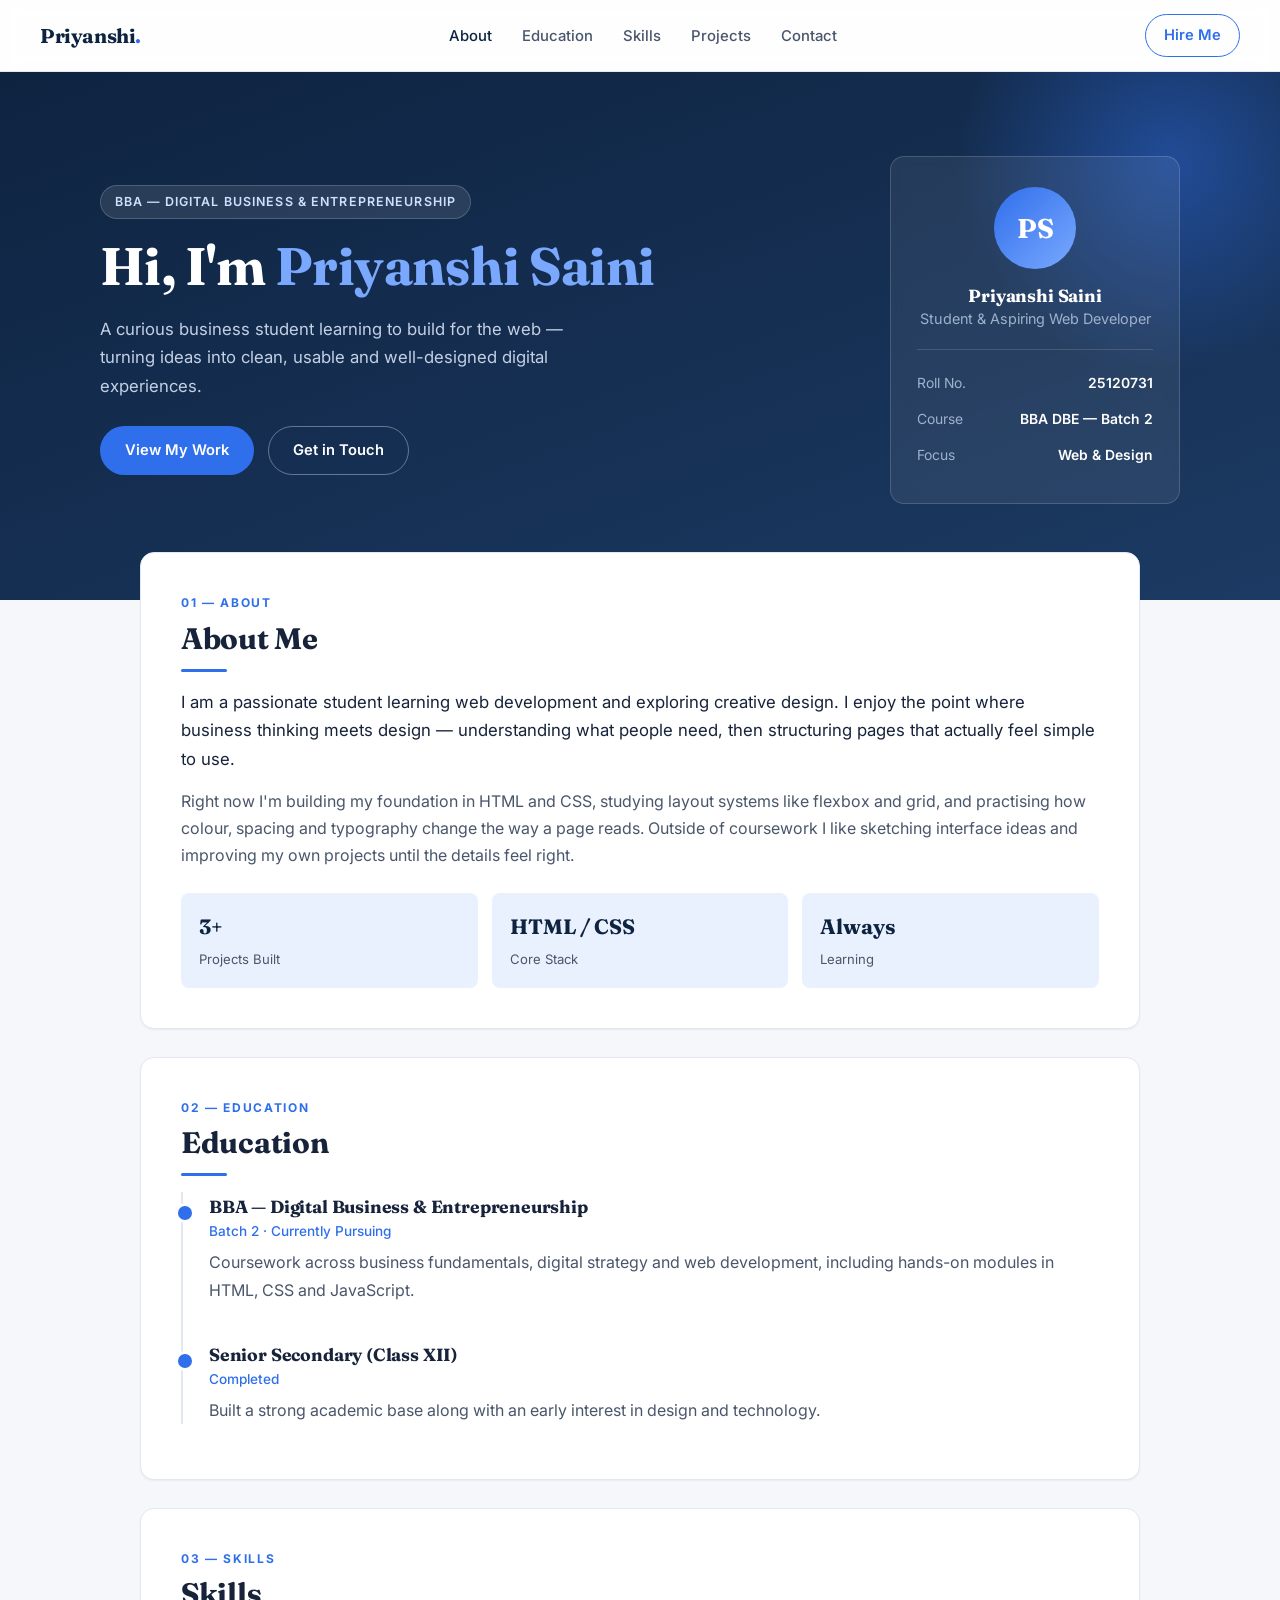
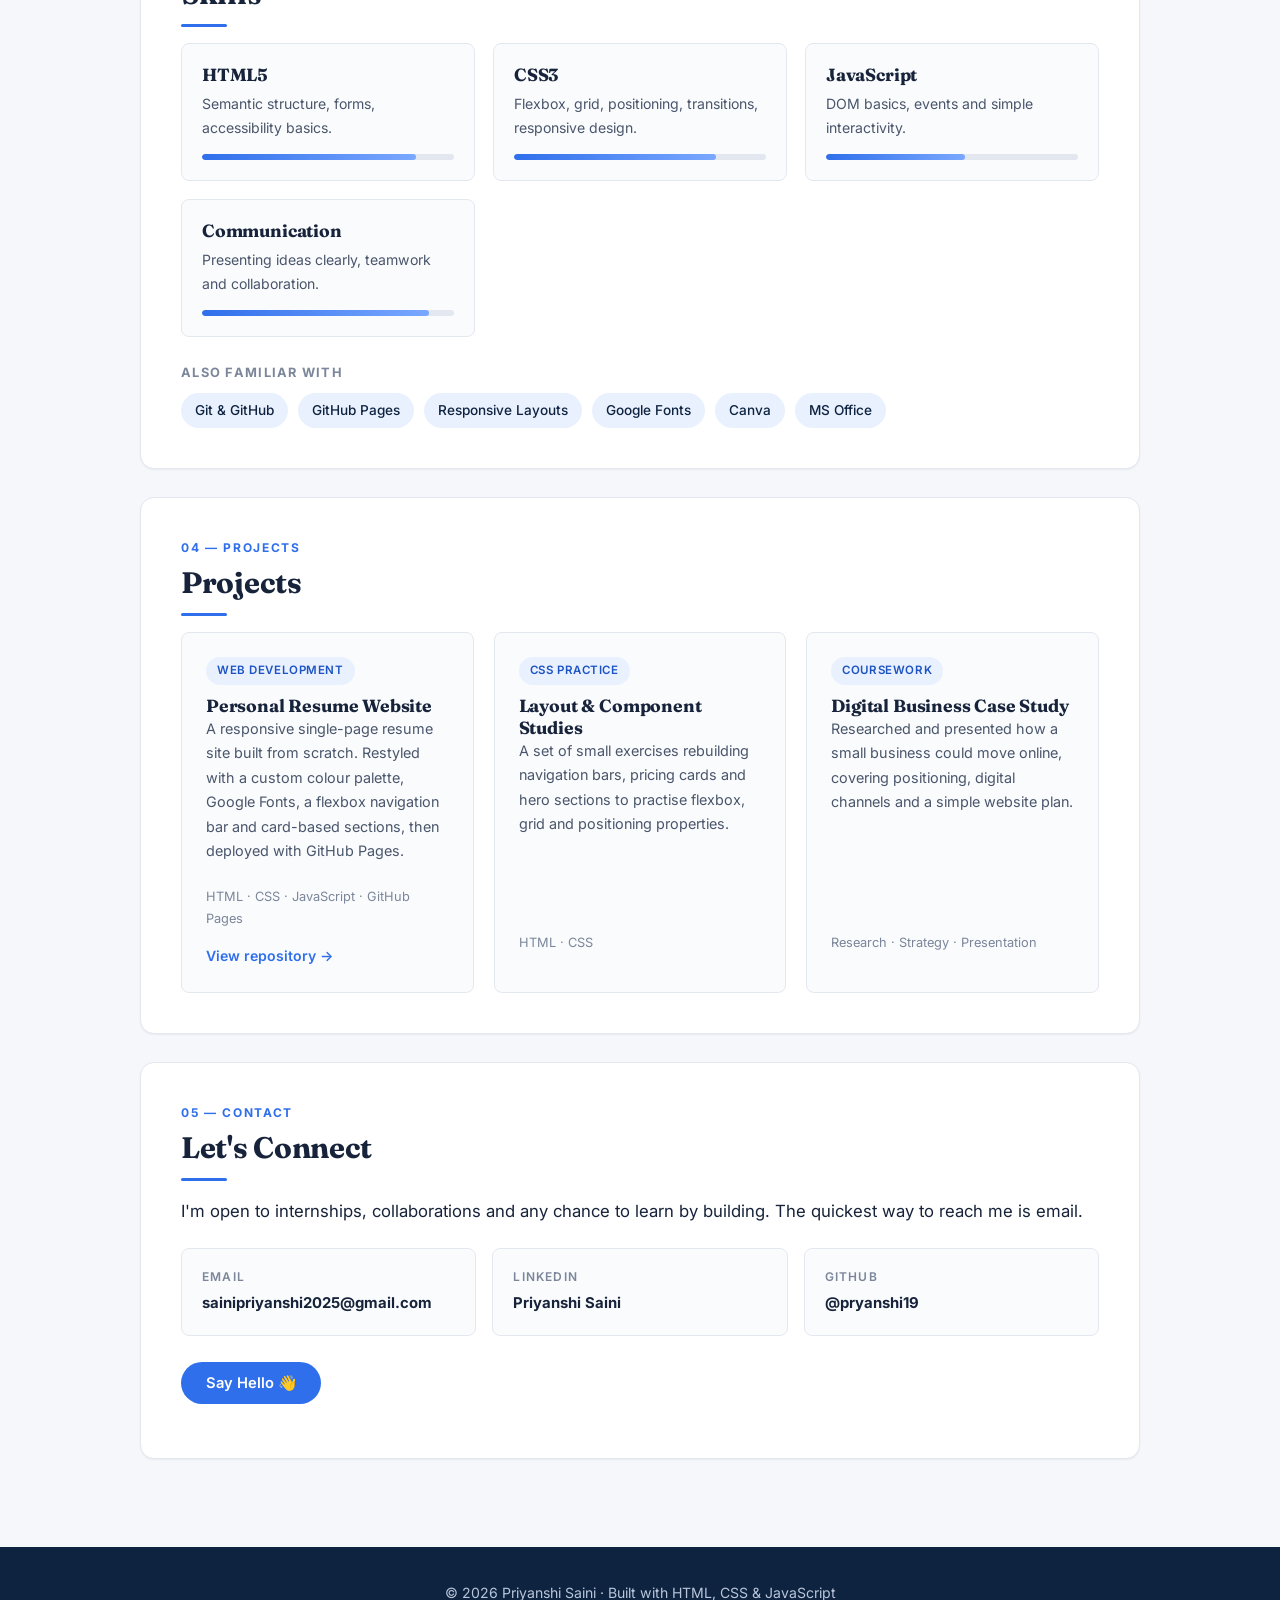
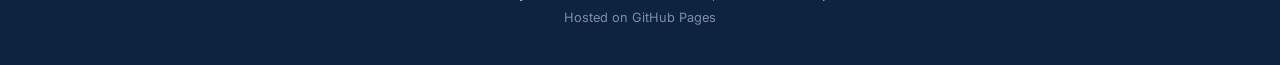
<file: index.html>
<!DOCTYPE html>
<html lang="en">

<head>
    <meta charset="UTF-8">
    <meta name="viewport" content="width=device-width, initial-scale=1.0">
    <title>Priyanshi Saini | Resume</title>

    <!-- Google Fonts: Fraunces for headings, Inter for body text -->
    <link rel="preconnect" href="https://fonts.googleapis.com">
    <link rel="preconnect" href="https://fonts.gstatic.com" crossorigin>
    <link href="https://fonts.googleapis.com/css2?family=Fraunces:opsz,wght@9..144,500;9..144,600;9..144,700&family=Inter:wght@400;500;600;700&display=swap" rel="stylesheet">

    <!-- CSS file link -->
    <link rel="stylesheet" href="style.css">
</head>

<body>

    <!-- ===== Navigation Bar (flexbox + sticky positioning) ===== -->
    <nav id="navbar">
        <a class="nav-logo" href="#hero">Priyanshi<span class="dot">.</span></a>
        <ul class="nav-links">
            <li><a href="#about">About</a></li>
            <li><a href="#education">Education</a></li>
            <li><a href="#skills">Skills</a></li>
            <li><a href="#projects">Projects</a></li>
            <li><a href="#contact">Contact</a></li>
        </ul>
        <a class="btn btn-outline" href="#contact">Hire Me</a>
    </nav>

    <!-- ===== Hero / Header Section ===== -->
    <header id="hero">
        <div class="hero-inner">
            <div class="hero-text">
                <p class="eyebrow">BBA — Digital Business &amp; Entrepreneurship</p>
                <h1>Hi, I'm <span class="accent">Priyanshi Saini</span></h1>
                <p class="tagline">
                    A curious business student learning to build for the web — turning ideas
                    into clean, usable and well-designed digital experiences.
                </p>
                <div class="hero-actions">
                    <a class="btn btn-solid" href="#projects">View My Work</a>
                    <a class="btn btn-ghost" href="#contact">Get in Touch</a>
                </div>
            </div>
            <div class="hero-card">
                <div class="avatar">PS</div>
                <h3>Priyanshi Saini</h3>
                <p class="muted">Student &amp; Aspiring Web Developer</p>
                <ul class="hero-facts">
                    <li><span>Roll No.</span><strong>25120731</strong></li>
                    <li><span>Course</span><strong>BBA DBE — Batch 2</strong></li>
                    <li><span>Focus</span><strong>Web &amp; Design</strong></li>
                </ul>
            </div>
        </div>
    </header>

    <main>

        <!-- ===== About Section ===== -->
        <section id="about" class="card">
            <p class="section-label">01 — About</p>
            <h2>About Me</h2>
            <p class="lead">
                I am a passionate student learning web development and exploring creative design.
                I enjoy the point where business thinking meets design — understanding what people
                need, then structuring pages that actually feel simple to use.
            </p>
            <p>
                Right now I'm building my foundation in HTML and CSS, studying layout systems like
                flexbox and grid, and practising how colour, spacing and typography change the way a
                page reads. Outside of coursework I like sketching interface ideas and improving my
                own projects until the details feel right.
            </p>
            <div class="stats">
                <div class="stat">
                    <strong>3+</strong>
                    <span>Projects Built</span>
                </div>
                <div class="stat">
                    <strong>HTML / CSS</strong>
                    <span>Core Stack</span>
                </div>
                <div class="stat">
                    <strong>Always</strong>
                    <span>Learning</span>
                </div>
            </div>
        </section>

        <!-- ===== Education Section (timeline) ===== -->
        <section id="education" class="card">
            <p class="section-label">02 — Education</p>
            <h2>Education</h2>
            <ol class="timeline">
                <li>
                    <h3>BBA — Digital Business &amp; Entrepreneurship</h3>
                    <p class="meta">Batch 2 &middot; Currently Pursuing</p>
                    <p>Coursework across business fundamentals, digital strategy and web development,
                        including hands-on modules in HTML, CSS and JavaScript.</p>
                </li>
                <li>
                    <h3>Senior Secondary (Class XII)</h3>
                    <p class="meta">Completed</p>
                    <p>Built a strong academic base along with an early interest in design and
                        technology.</p>
                </li>
            </ol>
        </section>

        <!-- ===== Skills Section (CSS grid of cards) ===== -->
        <section id="skills" class="card">
            <p class="section-label">03 — Skills</p>
            <h2>Skills</h2>
            <div class="skills-grid">
                <article class="skill">
                    <h3>HTML5</h3>
                    <p>Semantic structure, forms, accessibility basics.</p>
                    <div class="bar"><span style="width: 85%"></span></div>
                </article>
                <article class="skill">
                    <h3>CSS3</h3>
                    <p>Flexbox, grid, positioning, transitions, responsive design.</p>
                    <div class="bar"><span style="width: 80%"></span></div>
                </article>
                <article class="skill">
                    <h3>JavaScript</h3>
                    <p>DOM basics, events and simple interactivity.</p>
                    <div class="bar"><span style="width: 55%"></span></div>
                </article>
                <article class="skill">
                    <h3>Communication</h3>
                    <p>Presenting ideas clearly, teamwork and collaboration.</p>
                    <div class="bar"><span style="width: 90%"></span></div>
                </article>
            </div>

            <h3 class="sub-heading">Also familiar with</h3>
            <ul class="tag-list">
                <li>Git &amp; GitHub</li>
                <li>GitHub Pages</li>
                <li>Responsive Layouts</li>
                <li>Google Fonts</li>
                <li>Canva</li>
                <li>MS Office</li>
            </ul>
        </section>

        <!-- ===== Projects Section ===== -->
        <section id="projects" class="card">
            <p class="section-label">04 — Projects</p>
            <h2>Projects</h2>
            <div class="projects-grid">
                <article class="project">
                    <span class="badge">Web Development</span>
                    <h3>Personal Resume Website</h3>
                    <p>
                        A responsive single-page resume site built from scratch. Restyled with a
                        custom colour palette, Google Fonts, a flexbox navigation bar and
                        card-based sections, then deployed with GitHub Pages.
                    </p>
                    <p class="stack">HTML &middot; CSS &middot; JavaScript &middot; GitHub Pages</p>
                    <a class="link" href="https://github.com/pryanshi19/resume-website" target="_blank" rel="noopener">View repository &rarr;</a>
                </article>
                <article class="project">
                    <span class="badge">CSS Practice</span>
                    <h3>Layout &amp; Component Studies</h3>
                    <p>
                        A set of small exercises rebuilding navigation bars, pricing cards and
                        hero sections to practise flexbox, grid and positioning properties.
                    </p>
                    <p class="stack">HTML &middot; CSS</p>
                </article>
                <article class="project">
                    <span class="badge">Coursework</span>
                    <h3>Digital Business Case Study</h3>
                    <p>
                        Researched and presented how a small business could move online, covering
                        positioning, digital channels and a simple website plan.
                    </p>
                    <p class="stack">Research &middot; Strategy &middot; Presentation</p>
                </article>
            </div>
        </section>

        <!-- ===== Contact Section ===== -->
        <section id="contact" class="card contact">
            <p class="section-label">05 — Contact</p>
            <h2>Let's Connect</h2>
            <p class="lead">
                I'm open to internships, collaborations and any chance to learn by building.
                The quickest way to reach me is email.
            </p>
            <div class="contact-grid">
                <a class="contact-item" href="mailto:sainipriyanshi2025@gmail.com">
                    <span class="contact-label">Email</span>
                    <strong>sainipriyanshi2025@gmail.com</strong>
                </a>
                <a class="contact-item" href="https://www.linkedin.com/in/priyanshi-saini-04a59a376/" target="_blank" rel="noopener">
                    <span class="contact-label">LinkedIn</span>
                    <strong>Priyanshi Saini</strong>
                </a>
                <a class="contact-item" href="https://github.com/pryanshi19" target="_blank" rel="noopener">
                    <span class="contact-label">GitHub</span>
                    <strong>@pryanshi19</strong>
                </a>
            </div>
            <button id="greet-btn" class="btn btn-solid" type="button">Say Hello 👋</button>
            <p id="greet-message" class="greet-message"></p>
        </section>

    </main>

    <!-- ===== Footer ===== -->
    <footer>
        <p>&copy; 2026 Priyanshi Saini &middot; Built with HTML, CSS &amp; JavaScript</p>
        <p class="muted">Hosted on GitHub Pages</p>
    </footer>

    <!-- JS file link -->
    <script src="script.js"></script>

</body>

</html>
</file>
<file: style.css>
/* ==========================================================================
   Priyanshi Saini — Resume Website
   Stylesheet organised as:
   1. Design tokens (CSS variables)   2. Reset & base
   3. Navigation bar                  4. Hero / header
   5. Layout & section cards          6. Components
   7. Footer                          8. Responsive rules
   ========================================================================== */


/* ==========================================================================
   1. DESIGN TOKENS — one place to control the whole colour palette
   ========================================================================== */
:root {
    --navy: #0e2340;
    --navy-soft: #1c3a63;
    --accent: #2f6feb;
    --accent-dark: #1d54c4;
    --accent-tint: #eaf1fe;

    --ink: #17233a;
    --body: #4a566b;
    --muted: #7b869a;

    --bg: #f5f7fa;
    --surface: #ffffff;
    --line: #e3e8f0;

    --radius: 14px;
    --radius-sm: 8px;
    --shadow-sm: 0 1px 2px rgba(14, 35, 64, .06);
    --shadow-md: 0 10px 30px rgba(14, 35, 64, .07);
    --max-width: 1080px;
    --transition: .25s ease;
}


/* ==========================================================================
   2. RESET & BASE (universal + element selectors)
   ========================================================================== */
* {
    margin: 0;
    padding: 0;
    box-sizing: border-box;
}

html {
    scroll-behavior: smooth;
    scroll-padding-top: 90px;
}

body {
    font-family: 'Inter', -apple-system, 'Segoe UI', sans-serif;
    font-size: 16px;
    line-height: 1.7;
    color: var(--body);
    background-color: var(--bg);
    -webkit-font-smoothing: antialiased;
}

h1, h2, h3 {
    font-family: 'Fraunces', Georgia, 'Times New Roman', serif;
    color: var(--ink);
    line-height: 1.25;
    letter-spacing: -.01em;
}

h1 { font-size: clamp(2.2rem, 5vw, 3.3rem); }
h2 { font-size: 1.85rem; margin-bottom: 1rem; }
h3 { font-size: 1.1rem; }

a {
    color: var(--accent);
    text-decoration: none;
    transition: color var(--transition);
}

a:hover { color: var(--accent-dark); }

p { margin-bottom: .9rem; }

ul, ol { list-style: none; }


/* ==========================================================================
   3. NAVIGATION BAR — flexbox + sticky positioning
   ========================================================================== */
#navbar {
    position: sticky;
    top: 0;
    z-index: 50;

    display: flex;
    align-items: center;
    justify-content: space-between;
    gap: 24px;

    max-width: 100%;
    padding: 14px 40px;
    background-color: rgba(255, 255, 255, .88);
    backdrop-filter: blur(10px);
    border-bottom: 1px solid var(--line);
}

.nav-logo {
    font-family: 'Fraunces', Georgia, serif;
    font-size: 1.25rem;
    font-weight: 700;
    color: var(--navy);
    letter-spacing: -.02em;
}

.nav-logo .dot { color: var(--accent); }

.nav-links {
    display: flex;
    gap: 30px;
}

.nav-links a {
    position: relative;
    font-size: .93rem;
    font-weight: 500;
    color: var(--body);
    padding: 4px 0;
}

/* Animated underline drawn with a pseudo-element */
.nav-links a::after {
    content: "";
    position: absolute;
    left: 0;
    bottom: 0;
    width: 0;
    height: 2px;
    background-color: var(--accent);
    transition: width var(--transition);
}

.nav-links a:hover { color: var(--navy); }
.nav-links a:hover::after { width: 100%; }


/* ==========================================================================
   4. HERO / HEADER
   ========================================================================== */
#hero {
    position: relative;
    overflow: hidden;
    padding: 84px 40px 96px;
    background: linear-gradient(160deg, var(--navy) 0%, var(--navy-soft) 100%);
    color: #dfe7f4;
}

/* Soft decorative glow, positioned absolutely behind the content */
#hero::before {
    content: "";
    position: absolute;
    top: -140px;
    right: -120px;
    width: 460px;
    height: 460px;
    border-radius: 50%;
    background: radial-gradient(circle, rgba(47, 111, 235, .45), transparent 65%);
}

.hero-inner {
    position: relative;
    z-index: 1;
    display: flex;
    align-items: center;
    justify-content: space-between;
    gap: 56px;
    max-width: var(--max-width);
    margin: 0 auto;
}

.hero-text { flex: 1 1 460px; }

.eyebrow {
    display: inline-block;
    margin-bottom: 14px;
    padding: 5px 14px;
    font-size: .78rem;
    font-weight: 600;
    letter-spacing: .09em;
    text-transform: uppercase;
    color: #cfe0ff;
    background-color: rgba(255, 255, 255, .1);
    border: 1px solid rgba(255, 255, 255, .18);
    border-radius: 999px;
}

#hero h1 { color: #ffffff; }

#hero h1 .accent { color: #7aa8ff; }

.tagline {
    max-width: 480px;
    margin-top: 16px;
    font-size: 1.05rem;
    color: #c3d0e5;
}

.hero-actions {
    display: flex;
    flex-wrap: wrap;
    gap: 14px;
    margin-top: 26px;
}

/* Profile card floating beside the intro */
.hero-card {
    flex: 0 0 290px;
    padding: 30px 26px;
    text-align: center;
    background-color: rgba(255, 255, 255, .07);
    border: 1px solid rgba(255, 255, 255, .16);
    border-radius: var(--radius);
    backdrop-filter: blur(6px);
}

.avatar {
    display: grid;
    place-items: center;
    width: 82px;
    height: 82px;
    margin: 0 auto 16px;
    font-family: 'Fraunces', serif;
    font-size: 1.7rem;
    font-weight: 700;
    color: #ffffff;
    background: linear-gradient(135deg, var(--accent), #7aa8ff);
    border-radius: 50%;
}

.hero-card h3 { color: #ffffff; }

.hero-card .muted { color: #9fb2cd; font-size: .9rem; }

.hero-facts {
    margin-top: 18px;
    padding-top: 16px;
    border-top: 1px solid rgba(255, 255, 255, .14);
    text-align: left;
}

.hero-facts li {
    display: flex;
    justify-content: space-between;
    gap: 12px;
    padding: 6px 0;
    font-size: .87rem;
}

.hero-facts span { color: #9fb2cd; }
.hero-facts strong { color: #ffffff; font-weight: 600; }


/* ==========================================================================
   5. LAYOUT & SECTION CARDS
   ========================================================================== */
main {
    position: relative;   /* keeps the cards above the hero's overlap */
    z-index: 2;
    max-width: var(--max-width);
    margin: -48px auto 0;
    padding: 0 40px 60px;
}

.card {
    margin-bottom: 28px;
    padding: 40px;
    background-color: var(--surface);
    border: 1px solid var(--line);
    border-radius: var(--radius);
    box-shadow: var(--shadow-sm);
    transition: box-shadow var(--transition), transform var(--transition);
}

.card:hover {
    transform: translateY(-3px);
    box-shadow: var(--shadow-md);
}

.section-label {
    margin-bottom: 6px;
    font-size: .75rem;
    font-weight: 700;
    letter-spacing: .14em;
    text-transform: uppercase;
    color: var(--accent);
}

/* Short rule under every section heading */
.card h2::after {
    content: "";
    display: block;
    width: 46px;
    height: 3px;
    margin-top: 12px;
    background-color: var(--accent);
    border-radius: 2px;
}

.lead {
    font-size: 1.05rem;
    color: var(--ink);
}

.muted { color: var(--muted); }

.sub-heading {
    margin: 28px 0 12px;
    font-family: 'Inter', sans-serif;
    font-size: .8rem;
    font-weight: 700;
    letter-spacing: .1em;
    text-transform: uppercase;
    color: var(--muted);
}


/* ==========================================================================
   6. COMPONENTS
   ========================================================================== */

/* --- Buttons ------------------------------------------------------------ */
.btn {
    display: inline-block;
    padding: 11px 24px;
    font-family: 'Inter', sans-serif;
    font-size: .92rem;
    font-weight: 600;
    border: 1px solid transparent;
    border-radius: 999px;
    cursor: pointer;
    transition: background-color var(--transition), color var(--transition),
                transform var(--transition), border-color var(--transition);
}

.btn-solid {
    color: #ffffff;
    background-color: var(--accent);
}

.btn-solid:hover {
    color: #ffffff;
    background-color: var(--accent-dark);
    transform: translateY(-2px);
}

.btn-ghost {
    color: #ffffff;
    border-color: rgba(255, 255, 255, .35);
}

.btn-ghost:hover {
    color: var(--navy);
    background-color: #ffffff;
}

.btn-outline {
    padding: 8px 18px;
    color: var(--accent);
    border-color: var(--accent);
}

.btn-outline:hover {
    color: #ffffff;
    background-color: var(--accent);
}

/* --- Stat row (flexbox) ------------------------------------------------- */
.stats {
    display: flex;
    flex-wrap: wrap;
    gap: 14px;
    margin-top: 24px;
}

.stat {
    flex: 1 1 150px;
    padding: 16px 18px;
    background-color: var(--accent-tint);
    border-radius: var(--radius-sm);
}

.stat strong {
    display: block;
    font-family: 'Fraunces', serif;
    font-size: 1.3rem;
    color: var(--navy);
}

.stat span {
    font-size: .82rem;
    color: var(--body);
}

/* --- Education timeline (positioning) ----------------------------------- */
.timeline {
    position: relative;
    margin-top: 8px;
    padding-left: 26px;
    border-left: 2px solid var(--line);
}

.timeline li { padding: 4px 0 22px; }

.timeline li:last-child { padding-bottom: 0; }

.timeline li::before {
    content: "";
    position: absolute;
    left: -8px;
    width: 14px;
    height: 14px;
    margin-top: 7px;
    background-color: var(--accent);
    border: 3px solid var(--surface);
    border-radius: 50%;
}

.timeline .meta {
    margin: 2px 0 6px;
    font-size: .85rem;
    font-weight: 500;
    color: var(--accent);
}

/* --- Skills grid -------------------------------------------------------- */
.skills-grid {
    display: grid;
    grid-template-columns: repeat(auto-fit, minmax(230px, 1fr));
    gap: 18px;
    margin-top: 8px;
}

.skill {
    padding: 20px;
    background-color: #fafbfd;
    border: 1px solid var(--line);
    border-radius: var(--radius-sm);
    transition: border-color var(--transition), background-color var(--transition);
}

.skill:hover {
    background-color: var(--surface);
    border-color: var(--accent);
}

.skill p {
    margin: 6px 0 14px;
    font-size: .88rem;
}

/* Proficiency bar */
.bar {
    height: 6px;
    background-color: var(--line);
    border-radius: 999px;
    overflow: hidden;
}

.bar span {
    display: block;
    height: 100%;
    background: linear-gradient(90deg, var(--accent), #7aa8ff);
    border-radius: 999px;
}

/* --- Tag list (flexbox) ------------------------------------------------- */
.tag-list {
    display: flex;
    flex-wrap: wrap;
    gap: 10px;
}

.tag-list li {
    padding: 6px 14px;
    font-size: .85rem;
    font-weight: 500;
    color: var(--navy);
    background-color: var(--accent-tint);
    border-radius: 999px;
    transition: background-color var(--transition), color var(--transition);
}

.tag-list li:hover {
    color: #ffffff;
    background-color: var(--accent);
}

/* --- Projects grid ------------------------------------------------------ */
.projects-grid {
    display: grid;
    grid-template-columns: repeat(auto-fit, minmax(260px, 1fr));
    gap: 20px;
    margin-top: 8px;
}

.project {
    display: flex;
    flex-direction: column;
    padding: 24px;
    background-color: #fafbfd;
    border: 1px solid var(--line);
    border-radius: var(--radius-sm);
    transition: transform var(--transition), box-shadow var(--transition);
}

.project:hover {
    transform: translateY(-4px);
    box-shadow: var(--shadow-md);
}

.badge {
    align-self: flex-start;
    margin-bottom: 10px;
    padding: 4px 11px;
    font-size: .72rem;
    font-weight: 600;
    letter-spacing: .05em;
    text-transform: uppercase;
    color: var(--accent-dark);
    background-color: var(--accent-tint);
    border-radius: 999px;
}

.project p { font-size: .9rem; }

.project .stack {
    margin-top: auto;
    padding-top: 8px;
    font-size: .8rem;
    color: var(--muted);
}

.link { font-size: .88rem; font-weight: 600; }

/* --- Contact ------------------------------------------------------------ */
.contact-grid {
    display: grid;
    grid-template-columns: repeat(auto-fit, minmax(200px, 1fr));
    gap: 16px;
    margin: 22px 0 26px;
}

.contact-item {
    display: block;
    padding: 18px 20px;
    color: var(--ink);
    background-color: #fafbfd;
    border: 1px solid var(--line);
    border-radius: var(--radius-sm);
    transition: border-color var(--transition), background-color var(--transition);
}

a.contact-item:hover {
    color: var(--ink);
    background-color: var(--accent-tint);
    border-color: var(--accent);
}

.contact-item strong {
    font-size: .93rem;
    word-break: break-word;
}

.contact-label {
    display: block;
    margin-bottom: 2px;
    font-size: .75rem;
    font-weight: 600;
    letter-spacing: .1em;
    text-transform: uppercase;
    color: var(--muted);
}

.greet-message {
    margin-top: 14px;
    font-weight: 500;
    color: var(--accent-dark);
    opacity: 0;
    transform: translateY(6px);
    transition: opacity .35s ease, transform .35s ease;
}

.greet-message.visible {
    opacity: 1;
    transform: translateY(0);
}


/* ==========================================================================
   7. FOOTER
   ========================================================================== */
footer {
    padding: 34px 40px;
    text-align: center;
    color: #b8c5da;
    background-color: var(--navy);
}

footer p { margin-bottom: 2px; font-size: .88rem; }

footer .muted { color: #7d8ea9; font-size: .8rem; }


/* ==========================================================================
   8. RESPONSIVE RULES
   ========================================================================== */
@media (max-width: 900px) {
    .hero-inner { flex-direction: column; align-items: flex-start; gap: 34px; }
    .hero-text { flex: 1 1 auto; }
    .hero-card { width: 100%; flex-basis: auto; }
    #navbar .btn-outline { display: none; }
}

@media (max-width: 640px) {
    #navbar { flex-wrap: wrap; gap: 10px; padding: 12px 20px; }
    .nav-links { gap: 18px; font-size: .85rem; }
    #hero { padding: 56px 20px 76px; }
    main { padding: 0 20px 44px; }
    .card { padding: 26px 22px; }
    footer { padding: 28px 20px; }
}
</file>
